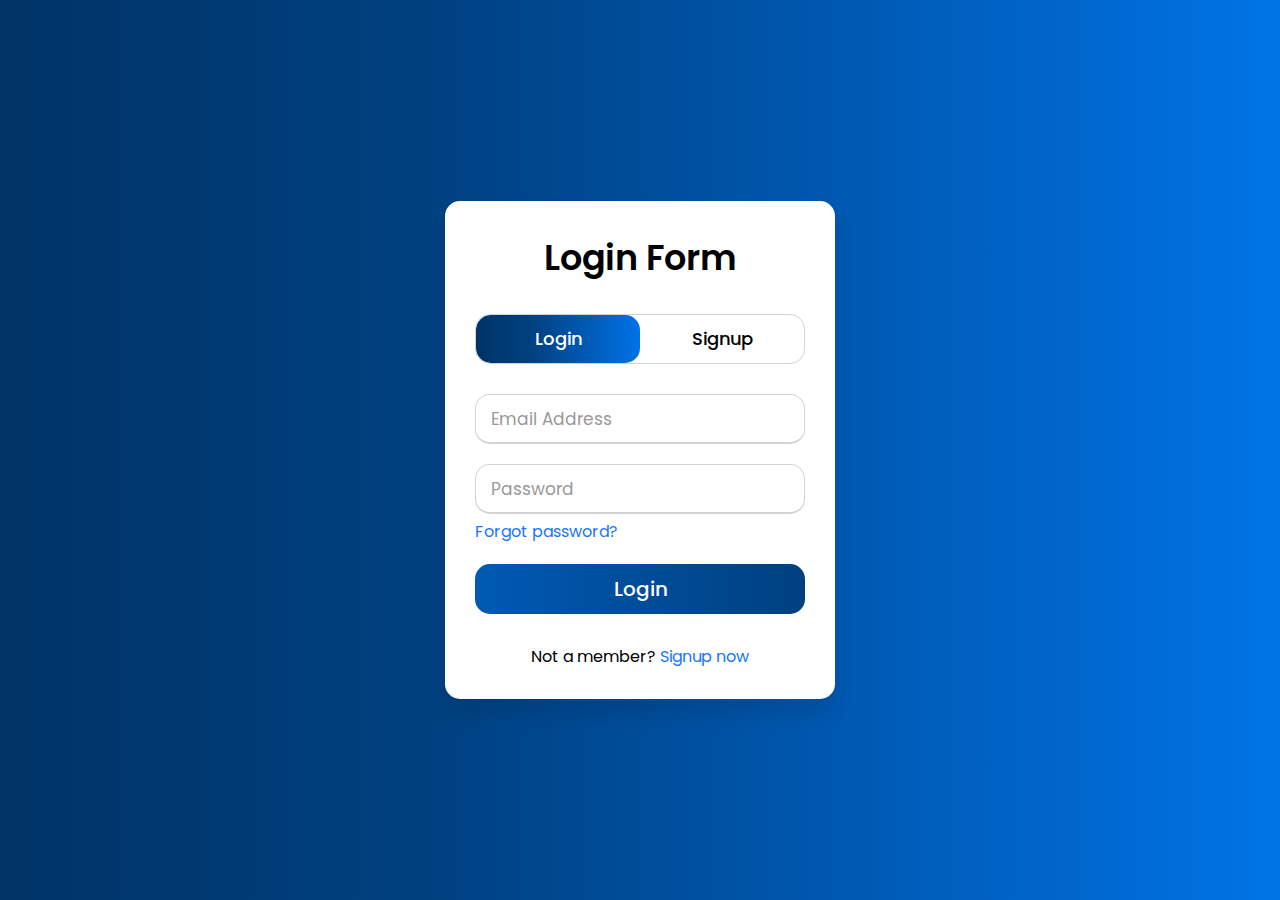
<file: index.html>
<!DOCTYPE html>
<html lang="en">
<head>
    <meta charset="UTF-8">
    <meta name="viewport" content="width=device-width, initial-scale=1.0">
    <title>Simple Login Page</title>
    <link rel="stylesheet" href="styles.css">
</head>
<body>
    <div class="wrapper">
        <div class="title-text">
            <div class="title login">Login Form</div>
            <div class="title signup">Signup Form</div>
        </div>
        <div class="form-container">
            <div class="slide-controls">
                <input type="radio" name="slide" id="login" checked>
                <input type="radio" name="slide" id="signup">
                <label for="login" class="slide login">Login</label>
                <label for="signup" class="slide signup">Signup</label>
                <div class="slider-tab"></div>
            </div>
            <div class="form-inner">
                <form class="login" id="loginForm">
                    <div class="field">
                        <input type="text" id="loginEmail" placeholder="Email Address" required>
                    </div>
                    <div class="field">
                        <input type="password" id="loginPassword" placeholder="Password" required>
                    </div>
                    <div class="pass-link"><a href="forgot-password.html">Forgot password?</a></div>
                    <div class="field btn">
                        <div class="btn-layer"></div>
                        <input type="submit" value="Login">
                    </div>
                    <p id="loginError" class="error"></p>
                    <div class="signup-link">Not a member? <a href="#">Signup now</a></div>
                </form>
                <form class="signup" id="signupForm">
                    <div class="field">
                        <input type="text" id="signupEmail" placeholder="Email Address" required>
                    </div>
                    <div class="field">
                        <input type="password" id="signupPassword" placeholder="Password" required>
                    </div>
                    <div class="field">
                        <input type="password" id="signupConfirmPassword" placeholder="Confirm Password" required>
                    </div>
                    <div class="field btn">
                        <div class="btn-layer"></div>
                        <input type="submit" value="Signup">
                    </div>
                    <p id="signupError" class="error"></p>
                </form>
            </div>
        </div>
    </div>
    <script src="script.js"></script>
</body>
</html>
</file>
<file: styles.css>
@import url('https://fonts.googleapis.com/css?family=Poppins:400,500,600,700&display=swap');

* {
  margin: 0;
  padding: 0;
  box-sizing: border-box;
  font-family: 'Poppins', sans-serif;
}

html, body {
  display: grid;
  height: 100%;
  width: 100%;
  place-items: center;
  background: -webkit-linear-gradient(left, #003366, #004080, #0059b3, #0073e6);
}

::selection {
  background: #1a75ff;
  color: #fff;
}

.wrapper {
  overflow: hidden;
  max-width: 390px;
  background: #fff;
  padding: 30px;
  border-radius: 15px;
  box-shadow: 0px 15px 20px rgba(0, 0, 0, 0.1);
}

.wrapper .title-text {
  display: flex;
  width: 200%;
}

.wrapper .title {
  width: 50%;
  font-size: 35px;
  font-weight: 600;
  text-align: center;
  transition: all 0.6s cubic-bezier(0.68, -0.55, 0.265, 1.55);
}

.wrapper .slide-controls {
  position: relative;
  display: flex;
  height: 50px;
  width: 100%;
  overflow: hidden;
  margin: 30px 0 10px 0;
  justify-content: space-between;
  border: 1px solid lightgrey;
  border-radius: 15px;
}

.slide-controls .slide {
  height: 100%;
  width: 100%;
  color: #fff;
  font-size: 18px;
  font-weight: 500;
  text-align: center;
  line-height: 48px;
  cursor: pointer;
  z-index: 1;
  transition: all 0.6s ease;
}

.slide-controls label.signup {
  color: #000;
}

.slide-controls .slider-tab {
  position: absolute;
  height: 100%;
  width: 50%;
  left: 0;
  z-index: 0;
  border-radius: 15px;
  background: -webkit-linear-gradient(left, #003366, #004080, #0059b3, #0073e6);
  transition: all 0.6s cubic-bezier(0.68, -0.55, 0.265, 1.55);
}

input[type="radio"] {
  display: none;
}

#signup:checked ~ .slider-tab {
  left: 50%;
}

#signup:checked ~ label.signup {
  color: #fff;
  cursor: default;
  user-select: none;
}

#signup:checked ~ label.login {
  color: #000;
}

#login:checked ~ label.signup {
  color: #000;
}

#login:checked ~ label.login {
  cursor: default;
  user-select: none;
}

.wrapper .form-container {
  width: 100%;
  overflow: hidden;
}

.form-container .form-inner {
  display: flex;
  width: 200%;
}

.form-container .form-inner form {
  width: 50%;
  transition: all 0.6s cubic-bezier(0.68, -0.55, 0.265, 1.55);
}

.form-inner form .field {
  height: 50px;
  width: 100%;
  margin-top: 20px;
}

.form-inner form .field input {
  height: 100%;
  width: 100%;
  outline: none;
  padding-left: 15px;
  border-radius: 15px;
  border: 1px solid lightgrey;
  border-bottom-width: 2px;
  font-size: 17px;
  transition: all 0.3s ease;
}

.form-inner form .field input:focus {
  border-color: #1a75ff;
}

.form-inner form .field input::placeholder {
  color: #999;
  transition: all 0.3s ease;
}

form .field input:focus::placeholder {
  color: #1a75ff;
}

.form-inner form .pass-link {
  margin-top: 5px;
}

.form-inner form .signup-link {
  text-align: center;
  margin-top: 30px;
}

.form-inner form .pass-link a,
.form-inner form .signup-link a {
  color: #1a75ff;
  text-decoration: none;
}

.form-inner form .pass-link a:hover,
.form-inner form .signup-link a:hover {
  text-decoration: underline;
}

form .btn {
  height: 50px;
  width: 100%;
  border-radius: 15px;
  position: relative;
  overflow: hidden;
}

form .btn .btn-layer {
  height: 100%;
  width: 300%;
  position: absolute;
  left: -100%;
  background: -webkit-linear-gradient(right, #003366, #004080, #0059b3, #0073e6);
  border-radius: 15px;
  transition: all 0.4s ease;
}

form .btn:hover .btn-layer {
  left: 0;
}

form .btn input[type="submit"] {
  height: 100%;
  width: 100%;
  z-index: 1;
  position: relative;
  background: none;
  border: none;
  color: #fff;
  padding-left: 0;
  border-radius: 15px;
  font-size: 20px;
  font-weight: 500;
  cursor: pointer;
}

.error {
  color: red;
  font-size: 14px;
}
</file>
